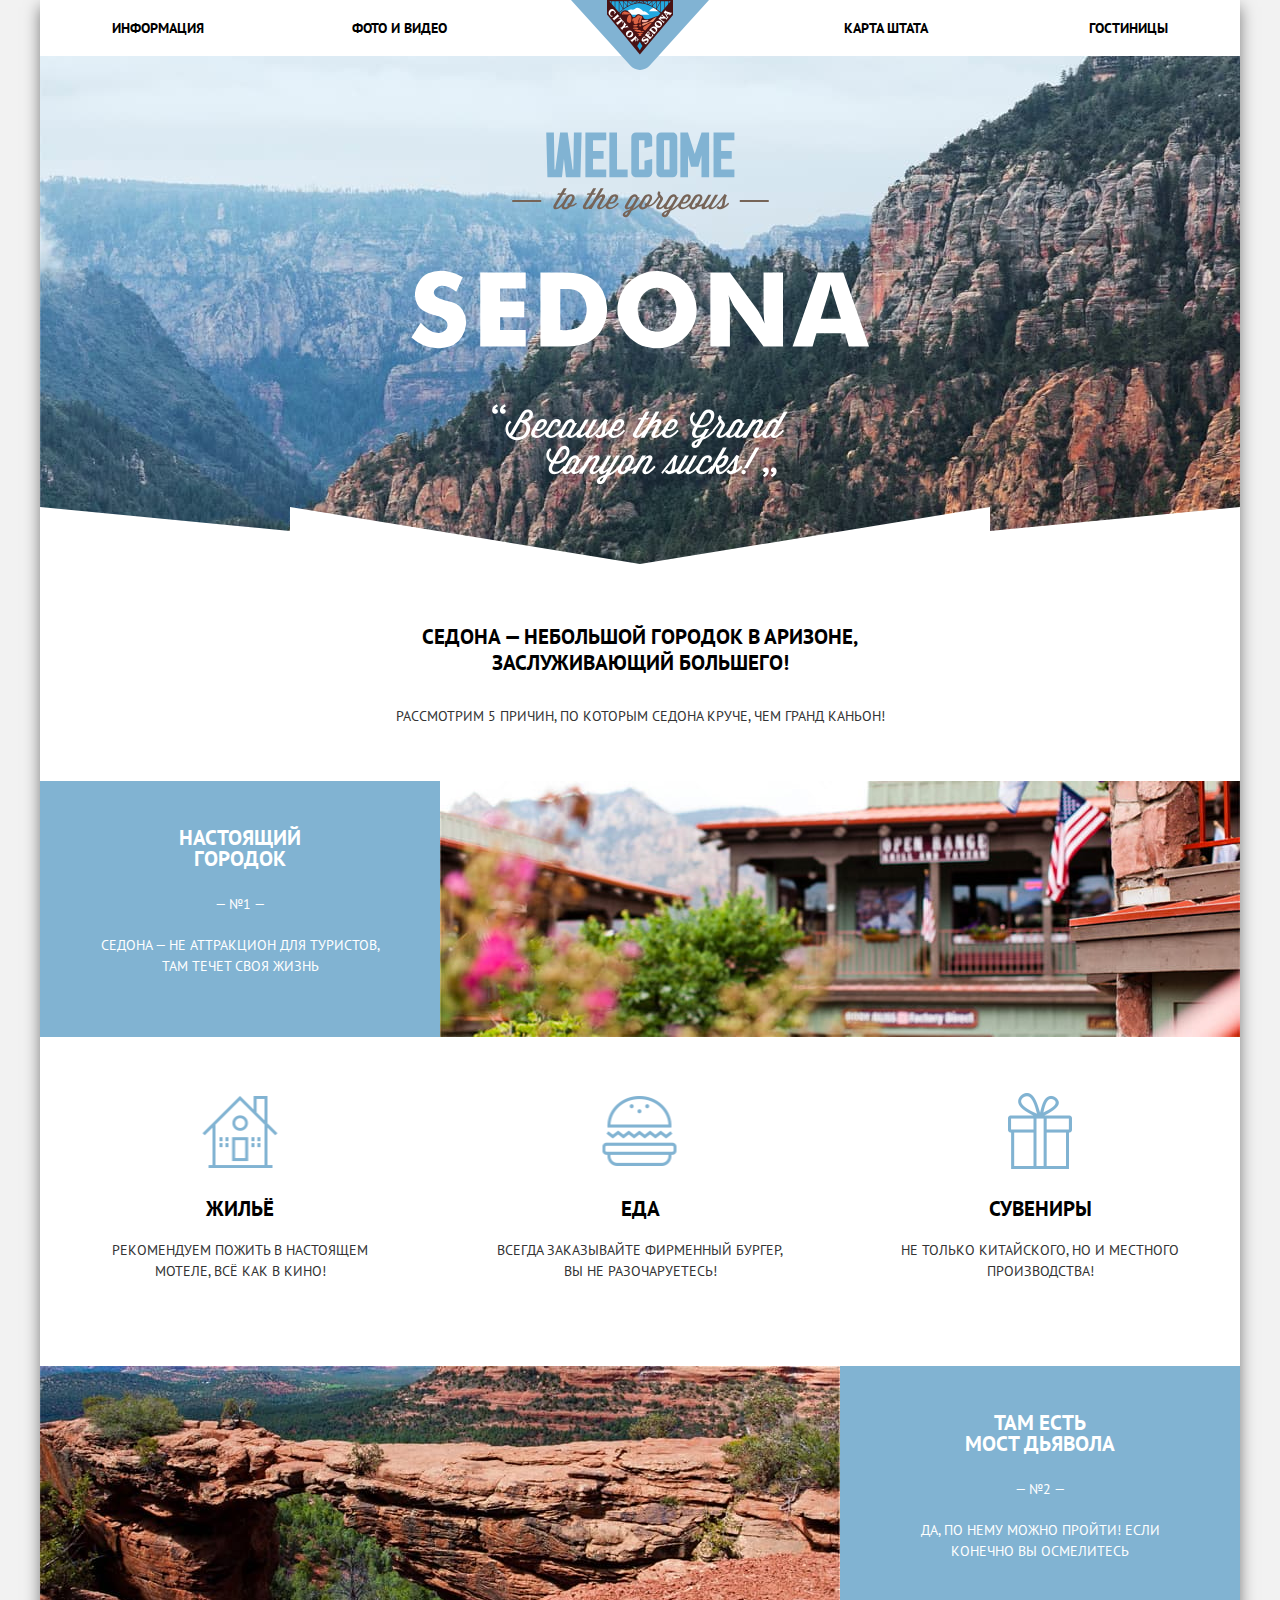
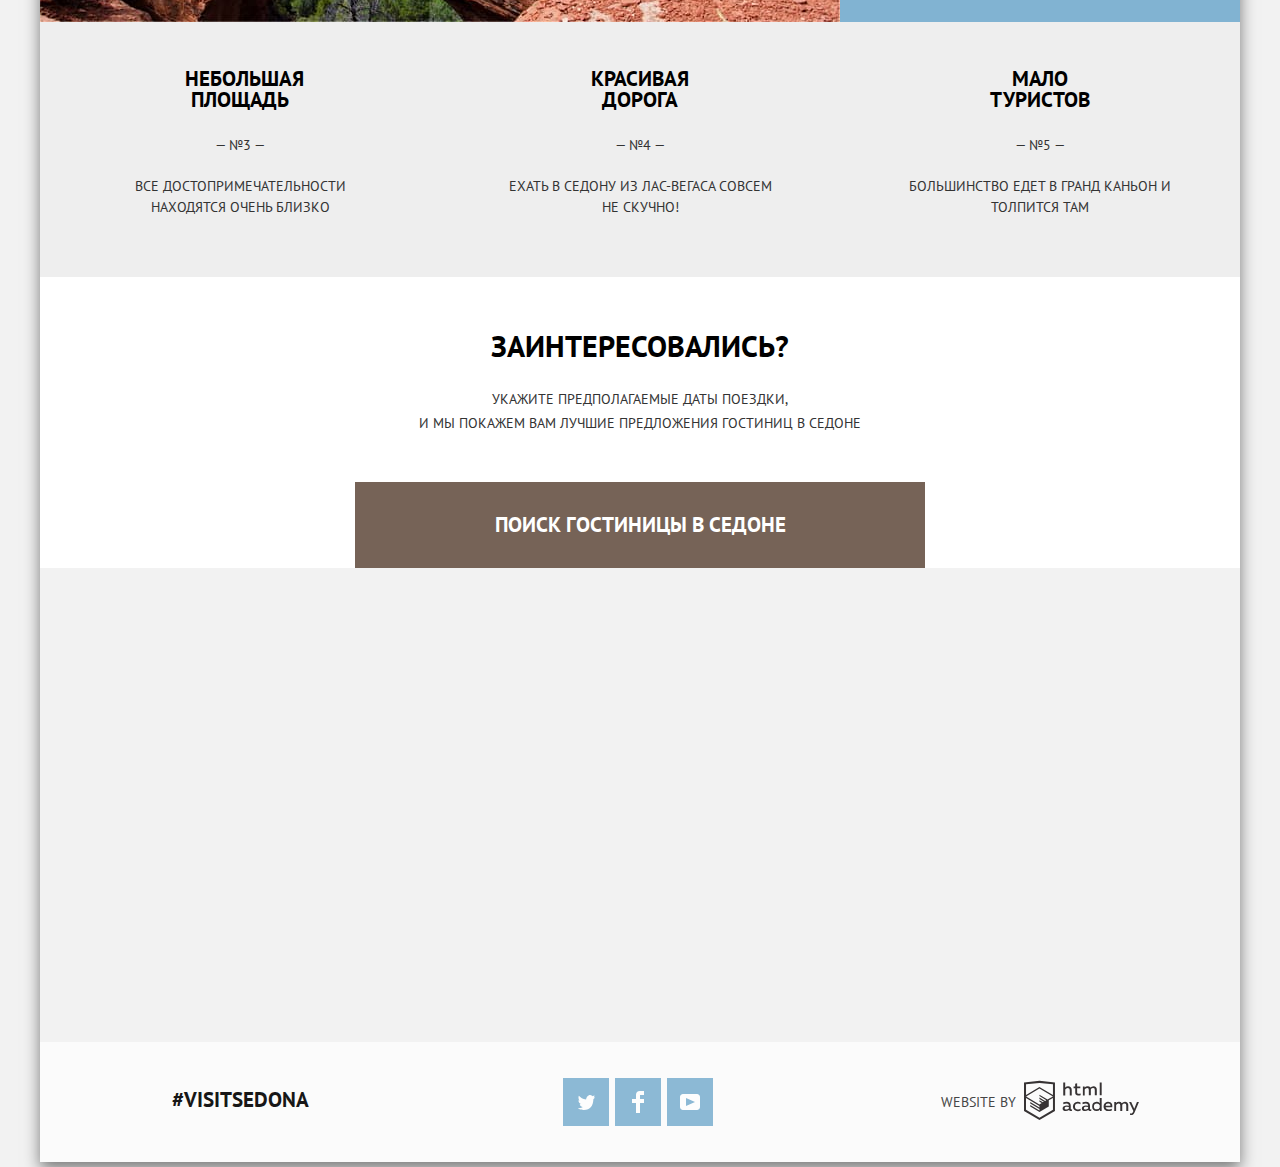
<file: index.html>
<!DOCTYPE html>
<html lang="ru">
  <head>
    <meta charset="utf-8">
    <title>HTML Academy: Седона</title>
    <link href="https://fonts.googleapis.com/css?family=PT+Sans:400,400i,700,700i&amp;subset=cyrillic" rel="stylesheet">
    <link href="css/normalize.css" rel="stylesheet">
    <link href="css/style.min.css" rel="stylesheet">
  </head>
  <body>

    <div class="container">

      <header class="main-header">
        <nav class="main-navigation">
          <a class="main-header-logo">
            <img src="img/header-logo.svg" width="138" height="70" alt="Город Седона">
          </a>
          <ul class="site-navigation">
            <li><a href="#">Информация</a></li>
            <li><a href="#">Фото и видео</a></li>
            <li><a href="#">Карта штата</a></li>
            <li><a href="hotels.html">Гостиницы</a></li>
          </ul>
        </nav>
      </header>

      <main>

        <section class="banner">
          <img src="img/welcome.svg" width="459" height="353" alt="Добро пожаловать в Седону!">
        </section>

        <section class="features">

          <div class="index-headline">
            <h1>Седона — небольшой городок в Аризоне, заслуживающий большего!
            </h1>
            <p>
              Рассмотрим 5 причин, по которым Седона круче, чем гранд каньон!
            </p>
          </div>
          <ol class="features-list">
            <li class="features-item-big">
              <div class="features-item-img">
                <img src="img/sedona-town.jpg" width="800" height="256" alt="Городок Седона">
              </div>
              <div class="features-item-text">
                <h3>Настоящий городок</h3>
                <span>— №1 —</span>
                <p>
                  Седона — не аттракцион для туристов, там течет своя жизнь
                </p>
              </div>
              <ul class="features-item-list">
                <li class="features-item-list-housing">
                  <h3>Жильё</h3>
                  <p>
                    Рекомендуем пожить в настоящем мотеле, всё как в кино!
                  </p>
                </li>
                <li class="features-item-list-food">
                  <h3>Еда</h3>
                  <p>
                    Всегда заказывайте фирменный бургер, вы не разочаруетесь!
                  </p>
                </li>
                <li class="features-item-list-souvenirs">
                  <h3>Сувениры</h3>
                  <p>
                    Не только китайского, но и местного производства!
                  </p>
                </li>
              </ul>
            </li>
            <li class="features-item-big">
              <div class="features-item-img">
                <img src="img/bridge.jpg" width="800" height="256" alt="Мост дьявола">
              </div>
              <div class="features-item-text">
                <h3>Там есть <br> мост дьявола</h3>
                <!-- Без <br> не получается никак -->
                <span>— №2 —</span>
                <p>
                  Да, по нему можно пройти! Если конечно вы осмелитесь
                </p>
              </div>
            </li>
            <li class="features-item-small">
              <h3>Небольшая площадь</h3>
              <span>— №3 —</span>
              <p>
                Все достопримечательности находятся очень близко
              </p>
            </li>
            <li class="features-item-small">
              <h3>Красивая дорога</h3>
              <span>— №4 —</span>
              <p>
                Ехать в Седону из Лас-Вегаса совсем не скучно!
              </p>
            </li>
            <li class="features-item-small">
              <h3>Мало туристов</h3>
              <span>— №5 —</span>
              <p>
                Большинство едет в Гранд Каньон и толпится там
              </p>
            </li>
          </ol>
        </section>

        <section class="hotel-search">

          <h2 class="visually-hidden">Поиск гостиницы</h2>

          <p>
            <b>Заинтересовались?</b>
          </p>
          <p>
            Укажите предполагаемые даты поездки, <br>и мы покажем вам лучшие предложения гостиниц в седоне
          </p>
          <div class="form-title">
            <a class="form-switch" href="hotels.html">Поиск гостиницы в Седоне</a>
            <form class="search-form" action="https://echo.htmlacademy.ru" method="post">
              <div class="search-form-item search-form-item-big">
                <label for="arrival">Дата заезда:</label>
                <input id="arrival" type="text" name="arrival-date" value="24 апреля 2017">
                <button class="calendar" type="button">
                  <span class="visually-hidden">Выбор даты</span>
                  <svg xmlns="http://www.w3.org/2000/svg" width="21" height="22" viewBox="0 0 21 22"><path d="M19.251 2.025h-2.845V.648c0-.381-.294-.689-.656-.689-.363 0-.656.308-.656.689v1.377h-3.938V.648c0-.381-.294-.689-.655-.689-.363 0-.657.308-.657.689v1.377H5.906V.648c0-.381-.294-.689-.656-.689-.363 0-.657.308-.657.689v1.377H1.75C.784 2.025 0 2.847 0 3.862v16.302C0 21.179.784 22 1.75 22h17.501c.966 0 1.749-.821 1.749-1.836V3.862c0-1.015-.783-1.837-1.749-1.837zm.437 18.139a.448.448 0 0 1-.437.459H1.75a.45.45 0 0 1-.438-.459V3.862a.45.45 0 0 1 .438-.459h2.844v1.378c0 .381.294.689.657.689.362 0 .656-.308.656-.689V3.403h3.938v1.378c0 .381.294.689.657.689.361 0 .655-.308.655-.689V3.403h3.938v1.378c0 .381.293.689.656.689.362 0 .656-.308.656-.689V3.403h2.845c.241 0 .437.206.437.459v16.302z"/><path d="M4.594 8.225h2.625v2.066H4.594zM4.594 11.668h2.625v2.067H4.594zM4.594 15.112h2.625v2.066H4.594zM9.188 15.112h2.625v2.066H9.188zM9.188 11.668h2.625v2.067H9.188zM9.188 8.225h2.625v2.066H9.188zM13.781 15.112h2.625v2.066h-2.625zM13.781 11.668h2.625v2.067h-2.625zM13.781 8.225h2.625v2.066h-2.625z"/></svg>
                </button>
              </div>
              <div class="search-form-item search-form-item-big">

                <label for="departure">Дата выезда:</label>
                <input id="departure" type="text" name="departure-date" value="4 июля 2017">
                <button class="calendar" type="button">
                  <span class="visually-hidden">Выбор даты</span>
                  <svg xmlns="http://www.w3.org/2000/svg" width="21" height="22" viewBox="0 0 21 22"><path d="M19.251 2.025h-2.845V.648c0-.381-.294-.689-.656-.689-.363 0-.656.308-.656.689v1.377h-3.938V.648c0-.381-.294-.689-.655-.689-.363 0-.657.308-.657.689v1.377H5.906V.648c0-.381-.294-.689-.656-.689-.363 0-.657.308-.657.689v1.377H1.75C.784 2.025 0 2.847 0 3.862v16.302C0 21.179.784 22 1.75 22h17.501c.966 0 1.749-.821 1.749-1.836V3.862c0-1.015-.783-1.837-1.749-1.837zm.437 18.139a.448.448 0 0 1-.437.459H1.75a.45.45 0 0 1-.438-.459V3.862a.45.45 0 0 1 .438-.459h2.844v1.378c0 .381.294.689.657.689.362 0 .656-.308.656-.689V3.403h3.938v1.378c0 .381.294.689.657.689.361 0 .655-.308.655-.689V3.403h3.938v1.378c0 .381.293.689.656.689.362 0 .656-.308.656-.689V3.403h2.845c.241 0 .437.206.437.459v16.302z"/><path d="M4.594 8.225h2.625v2.066H4.594zM4.594 11.668h2.625v2.067H4.594zM4.594 15.112h2.625v2.066H4.594zM9.188 15.112h2.625v2.066H9.188zM9.188 11.668h2.625v2.067H9.188zM9.188 8.225h2.625v2.066H9.188zM13.781 15.112h2.625v2.066h-2.625zM13.781 11.668h2.625v2.067h-2.625zM13.781 8.225h2.625v2.066h-2.625z"/></svg>
                </button>

              </div>
              <div class="search-form-item search-form-item-small">

                <label for="adults">Взрослые:</label>
                <button class="button-minus" type="button"><span class="visually-hidden">-</span></button>
                <input id="adults" type="text" name="adults-number" value="2">
                <button class="button-plus" type="button"><span class="visually-hidden">+</span></button>

              </div>
              <div class="search-form-item search-form-item-small">

                <label for="children">Дети:</label>
                <button class="button-minus" type="button"><span class="visually-hidden">-</span></button>
                <input id="children" type="text" name="children-number" value="0">
                <button class="button-plus" type="button"><span class="visually-hidden">+</span></button>

              </div>
              <button class="button search-form-item search-form-item-big" type="submit">Найти</button>
            </form>
          </div>
        </section>

        <section class="map">
          <iframe src="https://www.google.com/maps/embed?pb=!1m18!1m12!1m3!1d418922.4983296149!2d-112.06431628215573!3d34.8855642946942!2m3!1f0!2f0!3f0!3m2!1i1024!2i768!4f13.1!3m3!1m2!1s0x872da132f942b00d%3A0x5548c523fa6c8efd!2z0KHQtdC00L7QvdCwLCDQkNGA0LjQt9C-0L3QsCA4NjMzNiwg0KHQqNCQ!5e0!3m2!1sru!2sru!4v1552310991501" width="1200" height="593" style="border:0" allowfullscreen></iframe>
        </section>

      </main>

      <footer class="footer main-footer">
        <p class="footer-hashtag">
          <b>#VISITSEDONA</b>
        </p>
        <div class="footer-social">
          <ul>
            <li>
              <a class="social-button" href="#">
                <span class="visually-hidden">Наш аккаунт в Твиттер</span>
                <svg xmlns="http://www.w3.org/2000/svg" xmlns:xlink="http://www.w3.org/1999/xlink" width="17" height="15" viewBox="0 0 17 15"><path d="M10.95.144c1.685-.496 2.984.27 3.577 1.179.673-.231 1.331-.481 2.011-.708a2.345 2.345 0 0 1-.857 1.768c.685.17 1.304-.491 1.304-.491-.169 1-1.006 1.788-1.563 2.024-.231 6.75-3.175 11.217-10.077 11.082h-.446c-.41 0-4.164-.46-4.898-1.887 2.271.196 3.893-.422 4.693-1.177-.96-.3-2.679-.477-2.979-2.95.349.106.564.228 1.19.119C1.705 8.247.374 7.53.448 5.33c.285.328 1.067.536 1.34.472C1.085 5.561-.182 2.442.894.85c1.818 1.854 3.735 3.606 7.152 3.773C8.254 2.33 9.183.793 10.95.144z"/></svg>
              </a>
            </li>
            <li>
              <a class="social-button" href="#">
                <span class="visually-hidden">Наша страница на Фейсбуке</span>
                <svg xmlns="http://www.w3.org/2000/svg" width="12" height="22" viewBox="0 0 12 22"><path fill="#FFF" d="M12 4V0H8a4 4 0 0 0-4 4v4H0v4h4v10h4V12h4V8H8V4h4z"/></svg>
              </a>
            </li>
            <li>
              <a class="social-button" href="#">
                <span class="visually-hidden">Наш Ютуб-канал</span>
                <svg xmlns="http://www.w3.org/2000/svg" xmlns:xlink="http://www.w3.org/1999/xlink" width="20" height="16" viewBox="0 0 20 16"><path d="M17 0H3C1.35 0 0 1.35 0 3v10c0 1.65 1.35 3 3 3h14c1.65 0 3-1.35 3-3V3c0-1.65-1.35-3-3-3zM6.027 11.998V4.002L15.014 8l-8.987 3.998z"/></svg>
              </a>
            </li>
          </ul>
        </div>
        <div class="footer-copyright">
          <p>
            Website by
          </p>
          <a href="https://htmlacademy.ru/intensive/htmlcss">
            <svg id="Layer_1" data-name="Layer 1" xmlns="http://www.w3.org/2000/svg" width="115" height="41" viewBox="0 0 108.08 36.85"><title>Сайт HTML Academy</title><path d="M44.61,26.88a2,2,0,0,0,.55-0.1v1.33a3.25,3.25,0,0,1-1.18.21,1.67,1.67,0,0,1-1.67-1,4.84,4.84,0,0,1-3.14,1.08c-1.51,0-2.91-.83-2.91-2.55,0-2.13,2-2.79,3.71-2.79a11.08,11.08,0,0,1,2.17.25v-0.3c0-1-.76-1.77-2.19-1.77a7.42,7.42,0,0,0-3,.64v-1.7a10.21,10.21,0,0,1,3.19-.55c2.36,0,3.81,1.12,3.81,3.65v3a0.54,0.54,0,0,0,.49.59h0.17Zm-6.44-1.13A1.35,1.35,0,0,0,39.63,27h0.11a3.39,3.39,0,0,0,2.41-1V24.58a9.72,9.72,0,0,0-1.81-.21c-1,0-2.16.33-2.16,1.38h0Zm12.36-6.11a5,5,0,0,1,2.57.64V22a4.08,4.08,0,0,0-2.3-.7,2.75,2.75,0,1,0,0,5.49,5,5,0,0,0,2.43-.64v1.71a6.27,6.27,0,0,1-2.76.57A4.21,4.21,0,0,1,46,24.51q0-.21,0-0.41a4.32,4.32,0,0,1,4.18-4.46h0.38Zm12.17,7.24a2,2,0,0,0,.55-0.1v1.33a3.25,3.25,0,0,1-1.18.21,1.67,1.67,0,0,1-1.67-1,4.84,4.84,0,0,1-3.14,1.08c-1.51,0-2.91-.83-2.91-2.55,0-2.13,2-2.79,3.71-2.79a11.08,11.08,0,0,1,2.17.25v-0.3c0-1-.76-1.77-2.19-1.77a7.42,7.42,0,0,0-3,.64v-1.7a10.21,10.21,0,0,1,3.19-.55c2.36,0,3.81,1.12,3.81,3.65v3a0.54,0.54,0,0,0,.49.59h0.17Zm-6.44-1.13A1.35,1.35,0,0,0,57.73,27h0.11a3.39,3.39,0,0,0,2.41-1V24.58a9.72,9.72,0,0,0-1.81-.21c-1.06,0-2.16.33-2.16,1.38h0ZM73,16V28.2H71.35V26.88a3.88,3.88,0,0,1-3.19,1.54,4.4,4.4,0,0,1,0-8.78,3.81,3.81,0,0,1,3,1.3V16H73Zm-4.53,5.22a2.76,2.76,0,1,0,0,5.52A2.86,2.86,0,0,0,71.15,25V23A2.91,2.91,0,0,0,68.49,21.27ZM79,19.64c3.31,0,4.46,2.68,3.92,5.09H76.7c0.21,1.5,1.67,2.11,3.19,2.11a6.11,6.11,0,0,0,2.64-.59v1.6a7.14,7.14,0,0,1-3,.57C77,28.42,74.78,27,74.78,24a4.18,4.18,0,0,1,4-4.39H79Zm0.09,1.54a2.28,2.28,0,0,0-2.44,2.1v0.06H81.3A2,2,0,0,0,79.13,21.18Zm5.73,7V19.87h1.65v1a3.81,3.81,0,0,1,2.78-1.27A2.86,2.86,0,0,1,91.89,21a4.12,4.12,0,0,1,2.91-1.33A3.06,3.06,0,0,1,98,23V28.2h-1.9V23.05a1.59,1.59,0,0,0-1.42-1.75H94.42a2.8,2.8,0,0,0-2.07,1.12V28.2h-1.9V23.05A1.59,1.59,0,0,0,89,21.31H88.8a3,3,0,0,0-2.21,1.29v5.63H84.86Zm21.31-8.33h1.9l-3.91,9.46c-0.9,2.17-2.09,2.86-3.35,2.86a4.76,4.76,0,0,1-1.1-.14V30.46a2.86,2.86,0,0,0,.85.12c0.9,0,1.58-.64,2.07-1.9l0.17-.42-4-8.4h2l2.86,6.29ZM38.73,1.46V6.22a3.81,3.81,0,0,1,2.7-1.14,3.25,3.25,0,0,1,3.44,3.4v5.15H43V8.72a1.81,1.81,0,0,0-1.61-2h-0.3a2.93,2.93,0,0,0-2.32,1.39v5.52h-1.9V1.46h1.9ZM49.94,2.31v3h3V6.91h-3v3.81c0,1.1.5,1.46,1.58,1.46a4.49,4.49,0,0,0,1.69-.33v1.6A6.8,6.8,0,0,1,51,13.8a2.55,2.55,0,0,1-2.86-2.74V6.89H46.58V5.26h1.5V2.74Zm5.4,11.31V5.28H57v1A3.81,3.81,0,0,1,59.77,5a2.86,2.86,0,0,1,2.6,1.33A4.12,4.12,0,0,1,65.28,5,3.06,3.06,0,0,1,68.44,8.4v5.21h-1.9V8.46a1.59,1.59,0,0,0-1.42-1.75H64.89a2.8,2.8,0,0,0-2.07,1.12v5.78h-1.9V8.46A1.59,1.59,0,0,0,59.5,6.71H59.27A3,3,0,0,0,57.06,8v5.63H55.34ZM71.17,1.45H73V13.6H71.17V1.45ZM14.71,0H14.55L0,1.54V28.21l14.55,8.66,14.55-8.66V1.54Zm12.5,27.1L14.55,34.64,1.9,27.12V16.18l12.59,7.5V25L5.86,19.9v1.31l8.68,5.21v1.39L5.87,22.65V24l8.68,5.21,8.75-5.24V18.31L27.2,16V27.12Zm0-12.53-3.48,2-1.6,1L14.51,13v1.31L21,18.23H21l-0.14.09-1,.54-5.37-3.2V17l4.24,2.52-1,.67-3.2-1.9v1.31l2.1,1.24L14.5,22.1,2,14.65,14.51,7.11Zm0-1.32L14.49,5.76,1.91,13.25v-10L14.56,1.92,27.21,3.25v10h0Z" transform="translate(0 -0.02)"/></svg>
          </a>
        </div>
      </footer>
    </div>

    <script src="js/script.min.js"></script>
  </body>
</html>
</file>
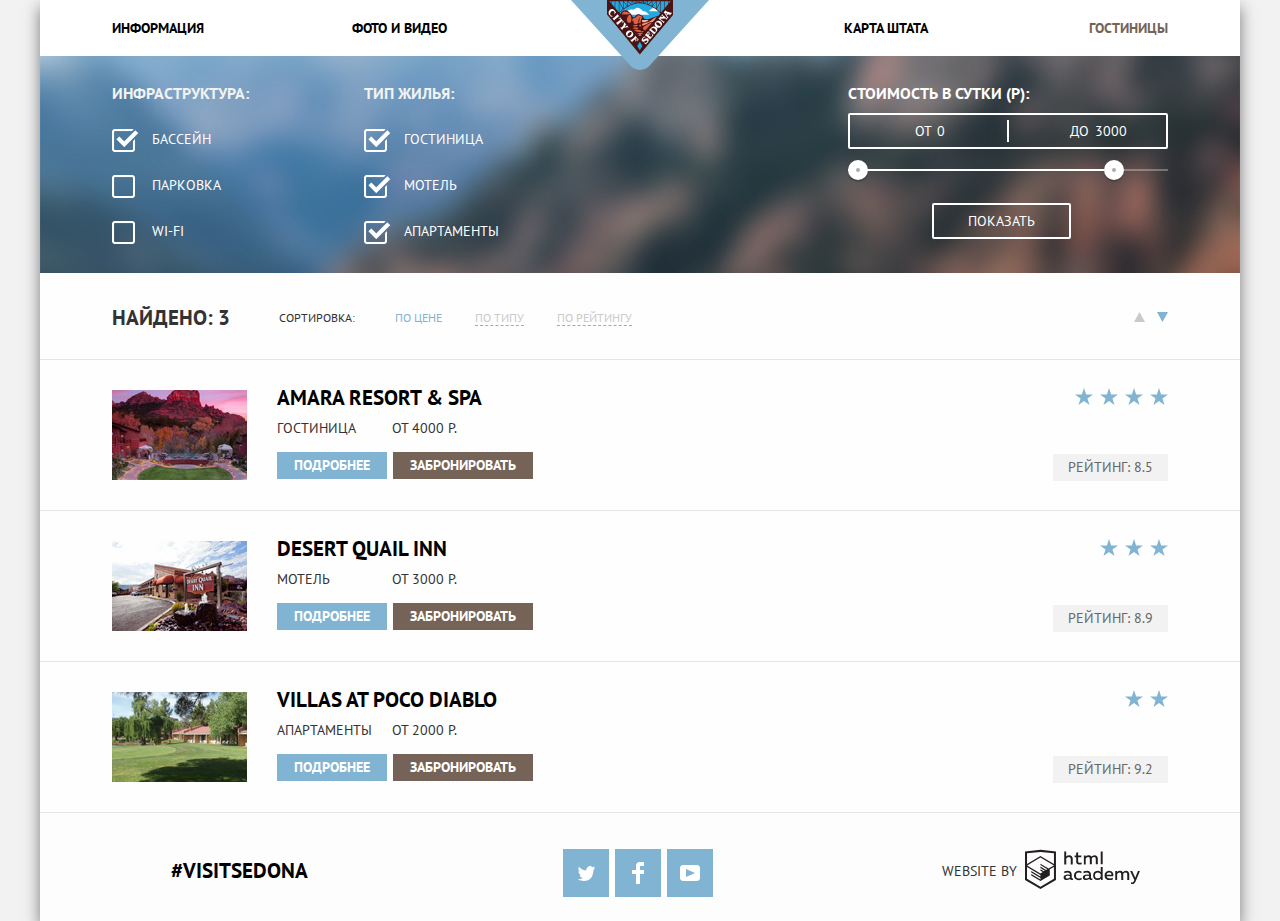
<file: hotels.html>
<!DOCTYPE html>
<html lang="ru" dir="ltr">
  <head>
    <meta charset="utf-8">
    <title>Выбор гостиницы</title>
    <link href="https://fonts.googleapis.com/css?family=PT+Sans:400,400i,700,700i&amp;subset=cyrillic" rel="stylesheet">
    <link href="css/normalize.css" rel="stylesheet">
    <link href="css/style.min.css" rel="stylesheet">
  </head>

  <body class="inner">

    <div class="container">

      <header class="main-header">
        <nav class="main-navigation">
          <a class="main-header-logo" href="index.html">
            <img src="img/header-logo.svg" width="138" height="70" alt="Город Седона">
          </a>
          <ul class="site-navigation inner-site-navigation">
            <li><a href="#">Информация</a></li>
            <li><a href="#">Фото и видео</a></li>
            <li><a href="#">Карта штата</a></li>
            <li class="site-navigation-current"><a>Гостиницы</a></li>
          </ul>
        </nav>

      </header>

      <main class="inner-main">

        <h1 class="visually-hidden">Выбор гостиницы</h1>

        <section class="filters">

          <h2 class="visually-hidden">Фильтр отелей</h2>

          <form class="filter" method="get" action="https://echo.htmlacademy.ru">
            <fieldset>
              <legend>Инфраструктура:</legend>
              <ul class="filter-list">
                <li class="filter-option">
                  <input class="visually-hidden filter-input filter-input-checkbox" type="checkbox" name="pool" id="filter-pool" checked>
                  <label for="filter-pool">Бассейн</label>
                </li>
                <li class="filter-option">
                  <input class="visually-hidden filter-input filter-input-checkbox" type="checkbox" name="parking" id="filter-parking">
                  <label for="filter-parking">Парковка</label>
                </li>
                <li class="filter-option">
                  <input class="visually-hidden filter-input filter-input-checkbox" type="checkbox" name="wifi" id="filter-wifi">
                  <label for="filter-wifi">WI-FI</label>
                </li>
              </ul>
            </fieldset>
            <fieldset>
              <legend>Тип жилья:</legend>
              <ul class="filter-list">
                <li class="filter-option">
                  <input class="visually-hidden filter-input filter-input-checkbox" type="checkbox" name="hotel" id="filter-hotel" checked>
                  <label for="filter-hotel">Гостиница</label>
                </li>
                <li class="filter-option">
                  <input class="visually-hidden filter-input filter-input-checkbox" type="checkbox" name="motel" id="filter-motel" checked>
                  <label for="filter-motel">Мотель</label>
                </li>
                <li class="filter-option">
                  <input class="visually-hidden filter-input filter-input-checkbox" type="checkbox" name="apartments" id="filter-apartments" checked>
                  <label for="filter-apartments">Апартаменты</label>
                </li>
              </ul>
            </fieldset>
            <div class="filter-range">
              <div class="filter-range-title">Стоимость в сутки (р):</div>
              <div class="price-controls">
                <label class="min-price">от <input type="text" name="min-price" value="0"></label>
                <label class="max-price">до <input type="text" name="max-price" value="3000"></label>
              </div>
              <div class="range-controls">
                <div class="scale">
                  <div class="bar"></div>
                </div>
                <div class="range-toggle range-toggle-min"></div>
                <div class="range-toggle range-toggle-max"></div>
              </div>
              <button class="btn-transparent" type="submit">Показать</button>
            </div>
          </form>
        </section>

        <section class="catalog">

          <h2 class="visually-hidden">Список гостиниц</h2>

          <div class="hotels-sorting">
            <b>Найдено: 3</b>
            <p>
              Сортировка:
            </p>
            <ul class="sorting-items">
              <li class="sorting-items-active">
                <a href="#">По цене</a>
              </li>
              <li>
                <a href="#">По типу</a>
              </li>
              <li>
                <a href="#">По рейтингу</a>
              </li>
            </ul>
            <ul class="sorting-buttons">
              <li class="sorting-button sorting-button-up">
                <a href="#">
                  <svg xmlns="http://www.w3.org/2000/svg" width="11" height="10" viewBox="0 0 11 10"><path d="M5.5 0L0 10h11z"/></svg>
                  <span class="visually-hidden">По возрастанию</span>
                </a>
              </li>
              <li class="sorting-button sorting-button-down sorting-button-active">
                <a href="#">
                  <svg xmlns="http://www.w3.org/2000/svg" width="11" height="10" viewBox="0 0 11 10"><path d="M5.5 10L0 0h11"/></svg>
                  <span class="visually-hidden">По убыванию</span>
                </a>
              </li>
            </ul>
          </div>
          <ul class="catalog-list">
            <li class="catalog-item">
              <div class="hotel-info-container">
                <div class="catalog-item-image">
                  <a href="#">
                    <img src="img/amara.jpg" width="135" height="90" alt="Amara Resort & Spa">
                  </a>
                </div>
                <div class="hotel-information">
                  <h3 class="hotel-caption">
                    <a href="#">Amara Resort & Spa</a>
                  </h3>
                  <p class="catalog-item-description">
                    <span class="description-category">
                      Гостиница
                    </span>
                    <span class="description-price">
                      от 4000 р.
                    </span>
                  </p>
                  <p class="catalog-item-buttons">
                    <a class="button button-more" href="#">Подробнее</a>
                    <a class="button button-booking" href="#">Забронировать</a>
                  </p>
                </div>
              </div>
              <div class="rate-container">
                <div class="stars">
                  <ul class="rate-stars">
                    <li>
                      <svg xmlns="http://www.w3.org/2000/svg" width="18" height="17" viewBox="0 0 18 17"><path fill="#81B3D2" d="M9.002 0l2.126 6.494h6.877l-5.564 4.012L14.566 17l-5.564-4.013L3.438 17l2.126-6.494L0 6.494h6.878z"/></svg>
                    </li>
                    <li>
                      <svg xmlns="http://www.w3.org/2000/svg" width="18" height="17" viewBox="0 0 18 17"><path fill="#81B3D2" d="M9.002 0l2.126 6.494h6.877l-5.564 4.012L14.566 17l-5.564-4.013L3.438 17l2.126-6.494L0 6.494h6.878z"/></svg>
                    </li>
                    <li>
                      <svg xmlns="http://www.w3.org/2000/svg" width="18" height="17" viewBox="0 0 18 17"><path fill="#81B3D2" d="M9.002 0l2.126 6.494h6.877l-5.564 4.012L14.566 17l-5.564-4.013L3.438 17l2.126-6.494L0 6.494h6.878z"/></svg>
                    </li>
                    <li>
                      <svg xmlns="http://www.w3.org/2000/svg" width="18" height="17" viewBox="0 0 18 17"><path fill="#81B3D2" d="M9.002 0l2.126 6.494h6.877l-5.564 4.012L14.566 17l-5.564-4.013L3.438 17l2.126-6.494L0 6.494h6.878z"/></svg>
                    </li>
                  </ul>
                </div>
                <div class="catalog-item-rate">
                  <p>
                    Рейтинг: 8.5
                  </p>
                </div>
              </div>
            </li>
            <li class="catalog-item">
              <div class="hotel-info-container">
                <div class="catalog-item-image">
                  <a href="#">
                    <img src="img/desert.jpg" width="135" height="90" alt="Desert Quail Inn">
                  </a>
                </div>
                <div class="hotel-information">
                  <h3 class="hotel-caption">
                    <a href="#">Desert Quail Inn</a>
                  </h3>
                  <p class="catalog-item-description">
                    <span class="description-category">
                      Мотель
                    </span>
                    <span class="description-price">
                      от 3000 р.
                    </span>
                  </p>
                  <p class="catalog-item-buttons">
                    <a class="button button-more" href="#">Подробнее</a>
                    <a class="button button-booking" href="#">Забронировать</a>
                  </p>
                </div>
              </div>
              <div class="rate-container">
                <div class="stars">
                  <ul class="rate-stars">
                    <li>
                      <svg xmlns="http://www.w3.org/2000/svg" width="18" height="17" viewBox="0 0 18 17"><path fill="#81B3D2" d="M9.002 0l2.126 6.494h6.877l-5.564 4.012L14.566 17l-5.564-4.013L3.438 17l2.126-6.494L0 6.494h6.878z"/></svg>
                    </li>
                    <li>
                      <svg xmlns="http://www.w3.org/2000/svg" width="18" height="17" viewBox="0 0 18 17"><path fill="#81B3D2" d="M9.002 0l2.126 6.494h6.877l-5.564 4.012L14.566 17l-5.564-4.013L3.438 17l2.126-6.494L0 6.494h6.878z"/></svg>
                    </li>
                    <li>
                      <svg xmlns="http://www.w3.org/2000/svg" width="18" height="17" viewBox="0 0 18 17"><path fill="#81B3D2" d="M9.002 0l2.126 6.494h6.877l-5.564 4.012L14.566 17l-5.564-4.013L3.438 17l2.126-6.494L0 6.494h6.878z"/></svg>
                    </li>
                  </ul>
                </div>
                <div class="catalog-item-rate">
                  <p>
                    Рейтинг: 8.9
                  </p>
                </div>
              </div>
            </li>
            <li class="catalog-item">
              <div class="hotel-info-container">
                <div class="catalog-item-image">
                  <a href="#">
                    <img src="img/villas.jpg" width="135" height="90" alt="Villas at Poco Diablo">
                  </a>
                </div>
                <div class="hotel-information">
                  <h3 class="hotel-caption">
                    <a href="#">Villas at Poco Diablo</a>
                  </h3>
                  <p class="catalog-item-description">
                    <span class="description-category">
                      Апартаменты
                    </span>
                    <span class="description-price">
                      от 2000 р.
                    </span>
                  </p>
                  <p class="catalog-item-buttons">
                    <a class="button button-more" href="#">Подробнее</a>
                    <a class="button button-booking" href="#">Забронировать</a>
                  </p>
                </div>
              </div>
              <div class="rate-container">
                <div class="stars">
                  <ul class="rate-stars">
                    <li>
                      <svg xmlns="http://www.w3.org/2000/svg" width="18" height="17" viewBox="0 0 18 17"><path fill="#81B3D2" d="M9.002 0l2.126 6.494h6.877l-5.564 4.012L14.566 17l-5.564-4.013L3.438 17l2.126-6.494L0 6.494h6.878z"/></svg>
                    </li>
                    <li>
                      <svg xmlns="http://www.w3.org/2000/svg" width="18" height="17" viewBox="0 0 18 17"><path fill="#81B3D2" d="M9.002 0l2.126 6.494h6.877l-5.564 4.012L14.566 17l-5.564-4.013L3.438 17l2.126-6.494L0 6.494h6.878z"/></svg>
                    </li>
                  </ul>
                </div>
                <div class="catalog-item-rate">
                  <p>
                    Рейтинг: 9.2
                  </p>
                </div>
              </div>
            </li>
          </ul>
        </section>

      </main>

      <footer class="footer inner-footer">
        <p class="footer-hashtag">
          <b>#VISITSEDONA</b>
        </p>
        <div class="footer-social">
          <ul>
            <li>
              <a class="social-button" href="#">
                <span class="visually-hidden">Наш аккаунт в Твиттер</span>
                <svg xmlns="http://www.w3.org/2000/svg" xmlns:xlink="http://www.w3.org/1999/xlink" width="17" height="15" viewBox="0 0 17 15"><path d="M10.95.144c1.685-.496 2.984.27 3.577 1.179.673-.231 1.331-.481 2.011-.708a2.345 2.345 0 0 1-.857 1.768c.685.17 1.304-.491 1.304-.491-.169 1-1.006 1.788-1.563 2.024-.231 6.75-3.175 11.217-10.077 11.082h-.446c-.41 0-4.164-.46-4.898-1.887 2.271.196 3.893-.422 4.693-1.177-.96-.3-2.679-.477-2.979-2.95.349.106.564.228 1.19.119C1.705 8.247.374 7.53.448 5.33c.285.328 1.067.536 1.34.472C1.085 5.561-.182 2.442.894.85c1.818 1.854 3.735 3.606 7.152 3.773C8.254 2.33 9.183.793 10.95.144z"/></svg>
              </a>
            </li>
            <li>
              <a class="social-button" href="#">
                <span class="visually-hidden">Наша страница на Фейсбуке</span>
                <svg xmlns="http://www.w3.org/2000/svg" width="12" height="22" viewBox="0 0 12 22"><path d="M12 4V0H8a4 4 0 0 0-4 4v4H0v4h4v10h4V12h4V8H8V4h4z"/></svg>
              </a>
            </li>
            <li>
              <a class="social-button" href="#">
                <span class="visually-hidden">Наш Ютуб-канал</span>
                <svg xmlns="http://www.w3.org/2000/svg" xmlns:xlink="http://www.w3.org/1999/xlink" width="20" height="16" viewBox="0 0 20 16"><path d="M17 0H3C1.35 0 0 1.35 0 3v10c0 1.65 1.35 3 3 3h14c1.65 0 3-1.35 3-3V3c0-1.65-1.35-3-3-3zM6.027 11.998V4.002L15.014 8l-8.987 3.998z"/></svg>
              </a>
            </li>
          </ul>
        </div>
        <div class="footer-copyright">
          <p>
            Website by
          </p>
          <a href="https://htmlacademy.ru/intensive/htmlcss">
            <svg id="Layer_1" data-name="Layer 1" xmlns="http://www.w3.org/2000/svg" width="115" height="41" viewBox="0 0 108.08 36.85"><title>Сайт HTML Academy</title><path d="M44.61,26.88a2,2,0,0,0,.55-0.1v1.33a3.25,3.25,0,0,1-1.18.21,1.67,1.67,0,0,1-1.67-1,4.84,4.84,0,0,1-3.14,1.08c-1.51,0-2.91-.83-2.91-2.55,0-2.13,2-2.79,3.71-2.79a11.08,11.08,0,0,1,2.17.25v-0.3c0-1-.76-1.77-2.19-1.77a7.42,7.42,0,0,0-3,.64v-1.7a10.21,10.21,0,0,1,3.19-.55c2.36,0,3.81,1.12,3.81,3.65v3a0.54,0.54,0,0,0,.49.59h0.17Zm-6.44-1.13A1.35,1.35,0,0,0,39.63,27h0.11a3.39,3.39,0,0,0,2.41-1V24.58a9.72,9.72,0,0,0-1.81-.21c-1,0-2.16.33-2.16,1.38h0Zm12.36-6.11a5,5,0,0,1,2.57.64V22a4.08,4.08,0,0,0-2.3-.7,2.75,2.75,0,1,0,0,5.49,5,5,0,0,0,2.43-.64v1.71a6.27,6.27,0,0,1-2.76.57A4.21,4.21,0,0,1,46,24.51q0-.21,0-0.41a4.32,4.32,0,0,1,4.18-4.46h0.38Zm12.17,7.24a2,2,0,0,0,.55-0.1v1.33a3.25,3.25,0,0,1-1.18.21,1.67,1.67,0,0,1-1.67-1,4.84,4.84,0,0,1-3.14,1.08c-1.51,0-2.91-.83-2.91-2.55,0-2.13,2-2.79,3.71-2.79a11.08,11.08,0,0,1,2.17.25v-0.3c0-1-.76-1.77-2.19-1.77a7.42,7.42,0,0,0-3,.64v-1.7a10.21,10.21,0,0,1,3.19-.55c2.36,0,3.81,1.12,3.81,3.65v3a0.54,0.54,0,0,0,.49.59h0.17Zm-6.44-1.13A1.35,1.35,0,0,0,57.73,27h0.11a3.39,3.39,0,0,0,2.41-1V24.58a9.72,9.72,0,0,0-1.81-.21c-1.06,0-2.16.33-2.16,1.38h0ZM73,16V28.2H71.35V26.88a3.88,3.88,0,0,1-3.19,1.54,4.4,4.4,0,0,1,0-8.78,3.81,3.81,0,0,1,3,1.3V16H73Zm-4.53,5.22a2.76,2.76,0,1,0,0,5.52A2.86,2.86,0,0,0,71.15,25V23A2.91,2.91,0,0,0,68.49,21.27ZM79,19.64c3.31,0,4.46,2.68,3.92,5.09H76.7c0.21,1.5,1.67,2.11,3.19,2.11a6.11,6.11,0,0,0,2.64-.59v1.6a7.14,7.14,0,0,1-3,.57C77,28.42,74.78,27,74.78,24a4.18,4.18,0,0,1,4-4.39H79Zm0.09,1.54a2.28,2.28,0,0,0-2.44,2.1v0.06H81.3A2,2,0,0,0,79.13,21.18Zm5.73,7V19.87h1.65v1a3.81,3.81,0,0,1,2.78-1.27A2.86,2.86,0,0,1,91.89,21a4.12,4.12,0,0,1,2.91-1.33A3.06,3.06,0,0,1,98,23V28.2h-1.9V23.05a1.59,1.59,0,0,0-1.42-1.75H94.42a2.8,2.8,0,0,0-2.07,1.12V28.2h-1.9V23.05A1.59,1.59,0,0,0,89,21.31H88.8a3,3,0,0,0-2.21,1.29v5.63H84.86Zm21.31-8.33h1.9l-3.91,9.46c-0.9,2.17-2.09,2.86-3.35,2.86a4.76,4.76,0,0,1-1.1-.14V30.46a2.86,2.86,0,0,0,.85.12c0.9,0,1.58-.64,2.07-1.9l0.17-.42-4-8.4h2l2.86,6.29ZM38.73,1.46V6.22a3.81,3.81,0,0,1,2.7-1.14,3.25,3.25,0,0,1,3.44,3.4v5.15H43V8.72a1.81,1.81,0,0,0-1.61-2h-0.3a2.93,2.93,0,0,0-2.32,1.39v5.52h-1.9V1.46h1.9ZM49.94,2.31v3h3V6.91h-3v3.81c0,1.1.5,1.46,1.58,1.46a4.49,4.49,0,0,0,1.69-.33v1.6A6.8,6.8,0,0,1,51,13.8a2.55,2.55,0,0,1-2.86-2.74V6.89H46.58V5.26h1.5V2.74Zm5.4,11.31V5.28H57v1A3.81,3.81,0,0,1,59.77,5a2.86,2.86,0,0,1,2.6,1.33A4.12,4.12,0,0,1,65.28,5,3.06,3.06,0,0,1,68.44,8.4v5.21h-1.9V8.46a1.59,1.59,0,0,0-1.42-1.75H64.89a2.8,2.8,0,0,0-2.07,1.12v5.78h-1.9V8.46A1.59,1.59,0,0,0,59.5,6.71H59.27A3,3,0,0,0,57.06,8v5.63H55.34ZM71.17,1.45H73V13.6H71.17V1.45ZM14.71,0H14.55L0,1.54V28.21l14.55,8.66,14.55-8.66V1.54Zm12.5,27.1L14.55,34.64,1.9,27.12V16.18l12.59,7.5V25L5.86,19.9v1.31l8.68,5.21v1.39L5.87,22.65V24l8.68,5.21,8.75-5.24V18.31L27.2,16V27.12Zm0-12.53-3.48,2-1.6,1L14.51,13v1.31L21,18.23H21l-0.14.09-1,.54-5.37-3.2V17l4.24,2.52-1,.67-3.2-1.9v1.31l2.1,1.24L14.5,22.1,2,14.65,14.51,7.11Zm0-1.32L14.49,5.76,1.91,13.25v-10L14.56,1.92,27.21,3.25v10h0Z" transform="translate(0 -0.02)"/></svg>
          </a>
        </div>
      </footer>

    </div>
  </body>
</html>
</file>
<file: css/style.min.css>
body{margin:0;padding:0;font-family:"PT Sans",Arial,sans-serif;font-size:14px;font-weight:400;line-height:21px;color:#333;background-color:#f2f2f2}a{text-decoration:none}img{max-width:100%;height:auto}.visually-hidden:not(:focus):not(:active),input[type="checkbox"].visually-hidden,input[type="radio"].visually-hidden{position:absolute;width:1px;height:1px;margin:-1px;border:0;padding:0;white-space:nowrap;-webkit-clip-path:inset(100%);clip-path:inset(100%);clip:rect(0 0 0 0);overflow:hidden}.container{width:1200px;margin:0 auto;padding:0;-webkit-box-shadow:0 7px 15px 0 rgba(0,1,1,.5);box-shadow:0 7px 15px 0 rgba(0,1,1,.5)}.main-header,.features,.hotel-search,.main-footer,.filters,.catalog{text-transform:uppercase}.site-navigation,.features-list,.features-item-list{list-style:none}.site-navigation a{color:#000;font-weight:700;line-height:26px}.site-navigation a:hover,.site-navigation a:focus{color:#81b3d2}.site-navigation a:active{color:rgba(0,0,0,.3)}.form-title a{font-size:21px;color:#fff;line-height:26px;background-color:#766357}.form-title a:hover,.form-title a:focus{background-color:#604e43}.form-title a:active{color:rgba(255,255,255,.3);background-color:#503e33}.main-header{width:100%;min-height:56px}.main-navigation{position:relative}.site-navigation{display:-webkit-box;display:-ms-flexbox;display:flex;-webkit-box-align:center;-ms-flex-align:center;align-items:center;-ms-flex-wrap:wrap;flex-wrap:wrap;margin:0;padding:0;background-color:#fff}.main-header-logo{width:138px;height:70px;position:absolute;left:50%;-webkit-transform:translateX(-50%);-ms-transform:translateX(-50%);transform:translateX(-50%);top:0;z-index:2}.site-navigation li{width:20%;padding-top:15px;padding-bottom:15px}.site-navigation li:first-child{margin-left:6%}.site-navigation li:last-child{margin-right:6%}.site-navigation li:nth-child(2){margin-right:auto}.site-navigation li:nth-child(1),.site-navigation li:nth-child(2){text-align:left}.site-navigation li:nth-child(3),.site-navigation li:nth-child(4){text-align:right}.site-navigation-current a{color:#766357}.banner{position:relative;text-align:center;width:1200px;padding-top:76px;padding-bottom:79px;background-color:#81a1c2;background-image:url(../img/background-header.jpg);background-repeat:no-repeat;background-position:0 -56px}.banner img{width:459px;height:353px}.banner::before{content:"";position:absolute;bottom:4px;left:0;width:1200px;height:59px;background-image:url(../img/polygon-header.svg)}.banner::after{content:"";position:absolute;bottom:0;left:0;width:1200px;height:6px;background-color:#fff}.features{text-align:center;line-height:21px;background-color:#fff}.features-list{width:100%;margin:0;padding:0;display:-webkit-box;display:-ms-flexbox;display:flex;-ms-flex-wrap:wrap;flex-wrap:wrap}.index-headline{width:573px;margin-left:auto;margin-right:auto;padding-top:40px;padding-bottom:40px}.index-headline h1{margin-bottom:30px}.features h3{font-size:21px}.features h1{color:#000;font-size:21px;font-weight:700;line-height:26px}.features-item-big{display:-webkit-box;display:-ms-flexbox;display:flex;-webkit-box-pack:justify;-ms-flex-pack:justify;justify-content:space-between;-ms-flex-wrap:wrap;flex-wrap:wrap;width:100%;color:#fff;background-color:#81b3d2}.features-item-big:first-child{-webkit-box-orient:horizontal;-webkit-box-direction:reverse;-ms-flex-direction:row-reverse;flex-direction:row-reverse}.features-item-img{width:800px}.features-item-text{width:304px;padding-top:25px;padding-bottom:30px;padding-left:48px;padding-right:48px}.features-item-text h3{margin-bottom:25px;padding-left:60px;padding-right:60px}.features-item-text p{margin-top:20px}.features-item-list{margin:0;padding:0;width:100%;display:-webkit-box;display:-ms-flexbox;display:flex;-ms-flex-wrap:wrap;flex-wrap:wrap;background-color:#fff}.features-item-list li{width:300px;padding-top:140px;padding-bottom:70px;padding-right:50px;padding-left:50px}.features-item-list h3{color:#000}.features-item-list p{color:#333}.features-item-list-housing,.features-item-list-food,.features-item-list-souvenirs{position:relative}.features-item-list-housing::before{content:"";position:absolute;left:50%;top:18%;width:75px;height:72px;background:url(../img/features-icon-1.png) no-repeat;-webkit-transform:translate(-50%);-ms-transform:translate(-50%);transform:translate(-50%)}.features-item-list-food::before{content:"";position:absolute;left:50%;top:18%;width:75px;height:72px;background:url(../img/features-icon-2.png) no-repeat;-webkit-transform:translate(-50%);-ms-transform:translate(-50%);transform:translate(-50%)}.features-item-list-souvenirs::before{content:"";position:absolute;left:50%;top:17%;width:64px;height:76px;background:url(../img/features-icon-3.png) no-repeat;-webkit-transform:translate(-50%);-ms-transform:translate(-50%);transform:translate(-50%)}.features-item-small{width:270px;margin:0;padding-top:25px;padding-bottom:45px;padding-left:65px;padding-right:65px;background-color:#eee}.features-item-small h3{margin-bottom:25px;margin-right:80px;margin-left:80px;color:#000}.features-item-small p{margin-top:20px}.features-item-img img{display:block}.hotel-search{padding-top:37px;padding-left:315px;padding-right:315px;line-height:24px;text-align:center;background-color:#fff}.hotel-search p{padding-bottom:9px}.hotel-search b{color:#000;font-size:30px;font-weight:700;line-height:36px}.form-title{position:relative;margin-bottom:0;z-index:0}.form-title a{display:-webkit-box;display:-ms-flexbox;display:flex;-webkit-box-align:center;-ms-flex-align:center;align-items:center;-webkit-box-pack:center;-ms-flex-pack:center;justify-content:center;width:570px;margin-top:38px;margin-bottom:0;padding-top:30px;padding-bottom:30px;font-weight:700;background-color:#766357}.search-form{position:absolute;display:-webkit-box;display:-ms-flexbox;display:flex;-ms-flex-wrap:wrap;flex-wrap:wrap;width:460px;margin-top:0;padding-top:55px;padding-bottom:25px;padding-left:55px;padding-right:55px;text-align:left;background-color:#fff;-webkit-box-shadow:0 7px 15px 0 rgba(0,1,1,.15);box-shadow:0 7px 15px 0 rgba(0,1,1,.15);-webkit-transform:translateY(-100%);-ms-transform:translateY(-100%);transform:translateY(-100%);opacity:0;-webkit-transition:0.5s;-o-transition:0.5s;transition:0.5s;z-index:-1}.search-form-on{-webkit-transform:translateY(0%);-ms-transform:translateY(0%);transform:translateY(0%);-webkit-transition:0.5s;-o-transition:0.5s;transition:0.5s;opacity:1}.search-form-item{display:-webkit-box;display:-ms-flexbox;display:flex;color:#000;font-size:14px;font-weight:700;line-height:26px}.search-form-item input{font:inherit;text-transform:uppercase;background-color:#f2f2f2;border:none}.search-form-item label{-ms-flex-negative:0;flex-shrink:0;width:112px}.search-form-item-big{position:relative;width:100%;font-weight:700;line-height:26px}.search-form-item-big input{width:303px;min-height:38px;padding-left:12px;padding-right:35px}.search-form-item input:hover{background-color:#ebebeb}.search-form-item input:focus{background-color:#fff;outline:2px solid #e5e5e5}.calendar{position:absolute;top:1px;right:5px;min-height:38px;background-color:transparent;border:none;fill:#a9a9a9}.calendar:hover{fill:#000}.calendar:active{fill:#81b3d2}.search-form-item-small:nth-child(odd){width:49%}.search-form-item-small:nth-child(even){width:51%}.search-form-item-small input{width:38px;min-height:36px;margin-right:0;margin-left:0;text-align:center}.button-minus{position:relative;margin-right:0;margin-left:0;width:38px;min-height:38px;background-color:#f2f2f2;border:none}.button-minus::before{content:"";position:absolute;top:18px;left:18px;width:11px;height:3px;background-color:#a9a9a9;-webkit-transform:translate(-50%);-ms-transform:translate(-50%);transform:translate(-50%)}.button-minus:hover::before{background-color:#000}.button-minus:active::before{background-color:#81b3d2}.button-plus{position:relative;margin-right:0;margin-left:0;width:38px;min-height:38px;background-color:#f2f2f2;border:none}.button-plus::before{content:"";position:absolute;top:18px;left:18px;width:12px;height:3px;background-color:#a9a9a9;-webkit-transform:translate(-50%);-ms-transform:translate(-50%);transform:translate(-50%)}.button-plus:hover::before{background-color:#000}.button-plus:active::before{background-color:#81b3d2}.button-plus::after{content:"";position:absolute;top:18px;left:12px;width:12px;height:3px;background-color:#a9a9a9;-webkit-transform:rotate(90deg);-ms-transform:rotate(90deg);transform:rotate(90deg)}.button-plus:hover::after{background-color:#000}.button-plus:active::after{background-color:#81b3d2}.search-form-item{display:-webkit-box;display:-ms-flexbox;display:flex;-webkit-box-pack:justify;-ms-flex-pack:justify;justify-content:space-between;-webkit-box-align:center;-ms-flex-align:center;align-items:center;margin-bottom:28px}.search-form-item-small:nth-child(even) label{margin-left:53px;width:68px}.search-form .button{display:block;min-height:58px;margin-top:26px;font-size:21px;font-weight:700}.button{font:inherit;text-align:center;color:#fff;line-height:26px;vertical-align:middle;text-transform:uppercase;background-color:#81b3d2;border:none}.button:hover,.button:focus{background-color:#669ec0}.button:active{color:#94b9d2;background-color:#5496bd}.footer{display:-webkit-box;display:-ms-flexbox;display:flex;padding-top:10px;padding-bottom:10px;background-color:rgba(253,253,253,1)}.main-footer{margin-top:-125px;min-height:100px;opacity:.9}.footer-hashtag{margin-top:35px;margin-left:132px;margin-right:auto}.footer-hashtag b{font-size:21px;line-height:26px;font-weight:700;color:#000}.footer-social{margin-top:12px}.footer-social ul{display:-webkit-box;display:-ms-flexbox;display:flex;-ms-flex-wrap:wrap;flex-wrap:wrap;margin-right:auto;margin-left:auto;padding-right:20px;list-style:none}.footer-social li{margin-left:6px}.social-button{display:-webkit-box;display:-ms-flexbox;display:flex;-webkit-box-align:center;-ms-flex-align:center;align-items:center;-webkit-box-pack:center;-ms-flex-pack:center;justify-content:center;width:46px;height:48px;background-color:#81b3d2;fill:#fff}.social-button:hover{background-color:#669ec0}.social-button:active{background-color:#5496bd;fill:#88b6d1}.footer-copyright{display:-webkit-box;display:-ms-flexbox;display:flex;-webkit-box-align:center;-ms-flex-align:center;align-items:center;margin-left:auto;margin-right:101px;text-transform:uppercase;font-size:14px;line-height:26px}.footer-copyright a{margin-top:5px;margin-left:8px;fill:#231f20}.footer-copyright a:hover{fill:#81b3d2}.footer-copyright a:active{fill:#bdbbbc}.inner main{margin-top:0}.filters,.hotels-sorting,.catalog-item,.inner-footer{padding:0 72px}.filters{padding-top:27px;padding-bottom:16px;background-color:#5e80a7;background-image:url(../img/filter-background.jpg);background-repeat:no-repeat;background-position:0 -56px}.filter{display:-webkit-box;display:-ms-flexbox;display:flex}.filter fieldset{padding:0;margin:0;margin-right:80px;border:none}.filter fieldset:nth-child(2){margin-right:auto;padding-left:35px}.filter legend{margin-bottom:25px;font-size:16px;font-weight:700;color:#f2f2f2}.filter-list{padding:0;margin:0;list-style:none}.filter-option{margin-bottom:25px;padding-left:35px}.filter-option label{position:relative;display:block;padding-left:5px;cursor:pointer;-webkit-user-select:none;-moz-user-select:none;-ms-user-select:none;user-select:none;color:#fff}.filter-input-checkbox + label::before{content:"";position:absolute;width:23px;height:23px;left:-35px;top:0;background-image:url(../img/checkbox-off.png);background-repeat:no-repeat;background-position:0 0}.filter-input-checkbox:disabled + label::before{background-image:url(../img/checkbox-off-disabled.png);background-repeat:no-repeat;background-position:0 0}.filter-input-checkbox:checked + label::before{content:"";position:absolute;width:27px;height:23px;left:-35px;top:0;background-image:url(../img/checkbox-on.png);background-repeat:no-repeat;background-position:0 0}.filter-input-checkbox:checked:disabled + label::before{background-image:url(../img/checkbox-on-disabled.png);background-repeat:no-repeat;background-position:0 0}.filter-input-checkbox:focus + label::before{outline:3px solid #5496bd}.filter-range{width:320px;color:#fff;text-transform:uppercase}.filter-range-title{margin-bottom:9px;font-weight:600;font-size:16px;line-height:21px}.price-controls{position:relative;height:32px;margin-bottom:20px;font-size:0;border:2px solid #fff;border-radius:2px}.price-controls::after{content:"";position:absolute;top:50%;left:50%;width:2px;height:22px;background:#fff;-webkit-transform:translate(-50%,-50%);-ms-transform:translate(-50%,-50%);transform:translate(-50%,-50%)}.price-controls label{display:inline-block;padding-top:5px;font-size:14px;line-height:21px;vertical-align:top;cursor:pointer}.price-controls .min-price,.price-controls .max-price{width:90px;padding-left:65px}.price-controls input{width:50px;margin:0;color:inherit;font:inherit;background:none;border:none}.range-controls{position:relative;margin-bottom:32px}.range-controls .scale{height:2px;background:rgba(255,255,255,.3)}.range-controls .bar{width:80%;height:2px;background:#fff}.range-toggle{position:absolute;top:-9px;width:4px;height:4px;background:#ababab;border:8px solid #fff;border-radius:50%;-webkit-box-shadow:0 2px 1px 0 rgba(0,1,1,.2);box-shadow:0 2px 1px 0 rgba(0,1,1,.2);cursor:pointer}.range-toggle:hover{background:#1c4f80;border:9px solid #fff}.range-toggle-min{left:0}.range-toggle-max{left:80%}.btn-transparent{display:block;margin:0 97px 0 auto;padding:6px 34px;font-size:14px;line-height:20px;color:#fff;text-transform:uppercase;background:transparent;border:2px solid #fff;border-radius:2px;cursor:pointer}.btn-transparent:hover{color:#000;background:#fff}.catalog{margin-top:-10px;background-color:#fefefe}.hotels-sorting{display:-webkit-box;display:-ms-flexbox;display:flex;-ms-flex-wrap:wrap;flex-wrap:wrap;-webkit-box-align:center;-ms-flex-align:center;align-items:center;padding-top:20px;padding-bottom:3px}.sorting-items{display:-webkit-box;display:-ms-flexbox;display:flex;-webkit-box-pack:justify;-ms-flex-pack:justify;justify-content:space-between;list-style:none}.sorting-items li{margin-right:33px}.sorting-items a{color:#cacaca;text-decoration:none;border-bottom:1px dashed #81b3d2}.sorting-items-active a{color:#81b3d2;border-bottom:none}.sorting-items a:hover{color:#81b3d2}.sorting-items a:active{color:#000;border-bottom:none}.hotels-sorting p,.sorting-items a{font-size:12px;line-height:18px}.hotels-sorting b{margin-right:49px;font-size:21px;line-height:26px}.sorting-buttons{display:-webkit-box;display:-ms-flexbox;display:flex;margin-left:auto;list-style:none}.sorting-buttons li{margin-left:12px}.sorting-button a{fill:#cacaca}.sorting-button-active a{fill:#81b3d2}.sorting-button a:hover{fill:#231f20}.sorting-button a:active{fill:#81b3d2}.catalog-list{display:-webkit-box;display:-ms-flexbox;display:flex;-webkit-box-orient:vertical;-webkit-box-direction:normal;-ms-flex-direction:column;flex-direction:column;width:100%;margin-bottom:0;padding-left:0;list-style:none}.catalog-item{display:-webkit-box;display:-ms-flexbox;display:flex;margin-top:0;margin-left:0;border-top:1px solid #e5e5e5}.catalog-item:last-child{border-bottom:1px solid #e5e5e5}.catalog h3{font-size:21px;font-weight:700}.hotel-info-container{display:-webkit-box;display:-ms-flexbox;display:flex;padding-top:25px;padding-bottom:24px}.catalog-item-image{margin-top:5px;margin-bottom:0;margin-right:30px;min-width:135px}.catalog-item-rate b{font-size:14px;line-height:21px}.hotel-information{display:-webkit-box;display:-ms-flexbox;display:flex;-ms-flex-wrap:wrap;flex-wrap:wrap}.hotel-caption{margin-top:0;margin-bottom:0}.hotel-caption a{color:#000;line-height:26px}.hotel-caption a:hover,.hotel-caption a:focus{color:#81b3d2}.hotel-caption a:active{color:#cacaca}.catalog-item-description{display:-webkit-box;display:-ms-flexbox;display:flex;width:100%;margin-top:0;margin-bottom:5px}.catalog-item-description span{min-width:115px}.catalog-item-buttons{margin-top:0;margin-bottom:0}.button-more{display:inline-block;padding-left:17px;padding-right:17px;margin-right:2px;min-height:27px;vertical-align:top;font-size:14px;font-weight:700}.button-booking{display:inline-block;padding-left:17px;padding-right:17px;min-height:27px;font-size:14px;font-weight:700;vertical-align:top;background-color:#766357}.button-booking:hover,.button-booking:focus{background-color:#604e43}.button-booking:active{color:rgba(255,255,255,.3);background-color:#503e33}.rate-container{display:-webkit-box;display:-ms-flexbox;display:flex;-webkit-box-orient:vertical;-webkit-box-direction:normal;-ms-flex-direction:column;flex-direction:column;margin-left:auto;min-width:145px}.stars{width:100%}.rate-stars{display:-webkit-box;display:-ms-flexbox;display:flex;-webkit-box-orient:horizontal;-webkit-box-direction:reverse;-ms-flex-direction:row-reverse;flex-direction:row-reverse;padding-top:28px;list-style:none}.rate-stars li{margin-left:7px}.catalog-item-rate{margin-top:auto;margin-bottom:15px;width:100%}.catalog-item-rate p{display:inline-block;padding:3px 15px;margin-left:30px;vertical-align:middle;color:#666;font-weight:400;background-color:#f2f2f2}.inner-footer{padding-top:10px;padding-bottom:10px}.inner-footer .footer-hashtag{margin-left:59px}.inner-footer .footer-copyright{margin-top:7px;margin-right:28px}
</file>
